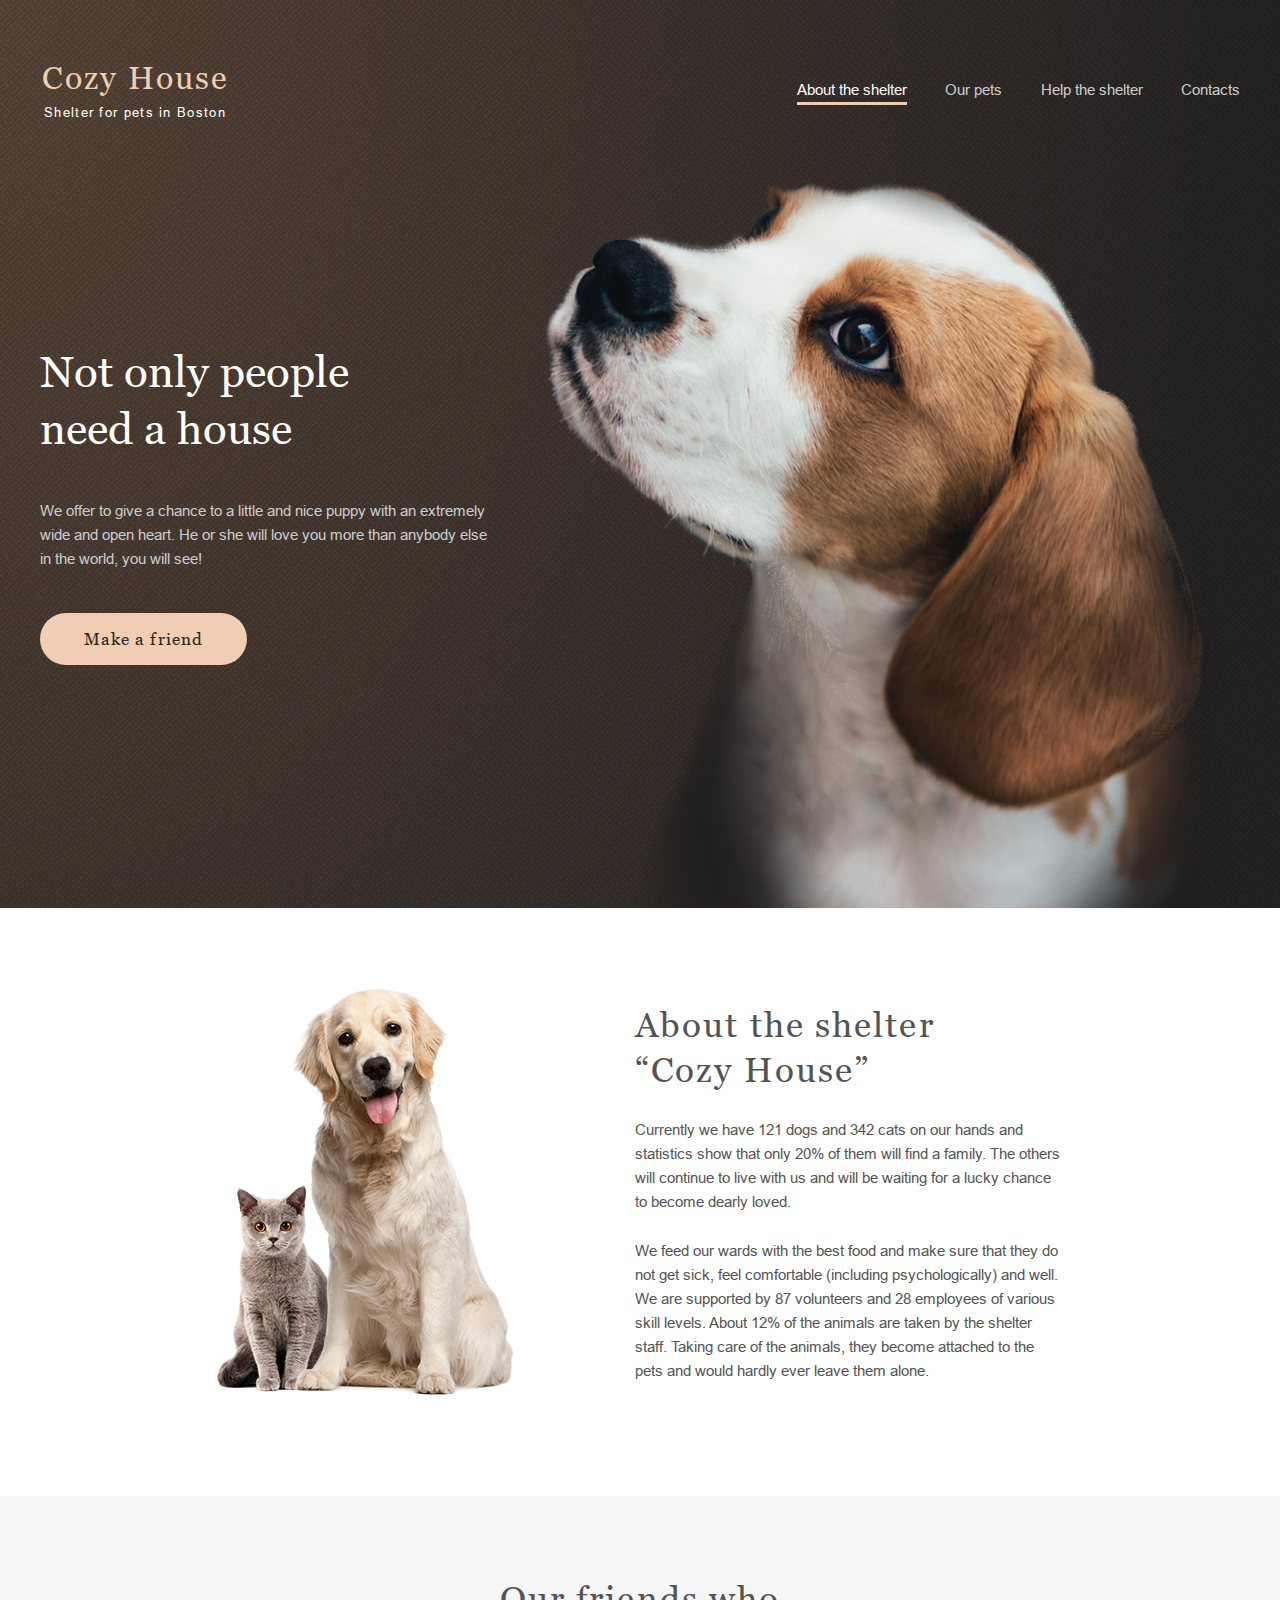
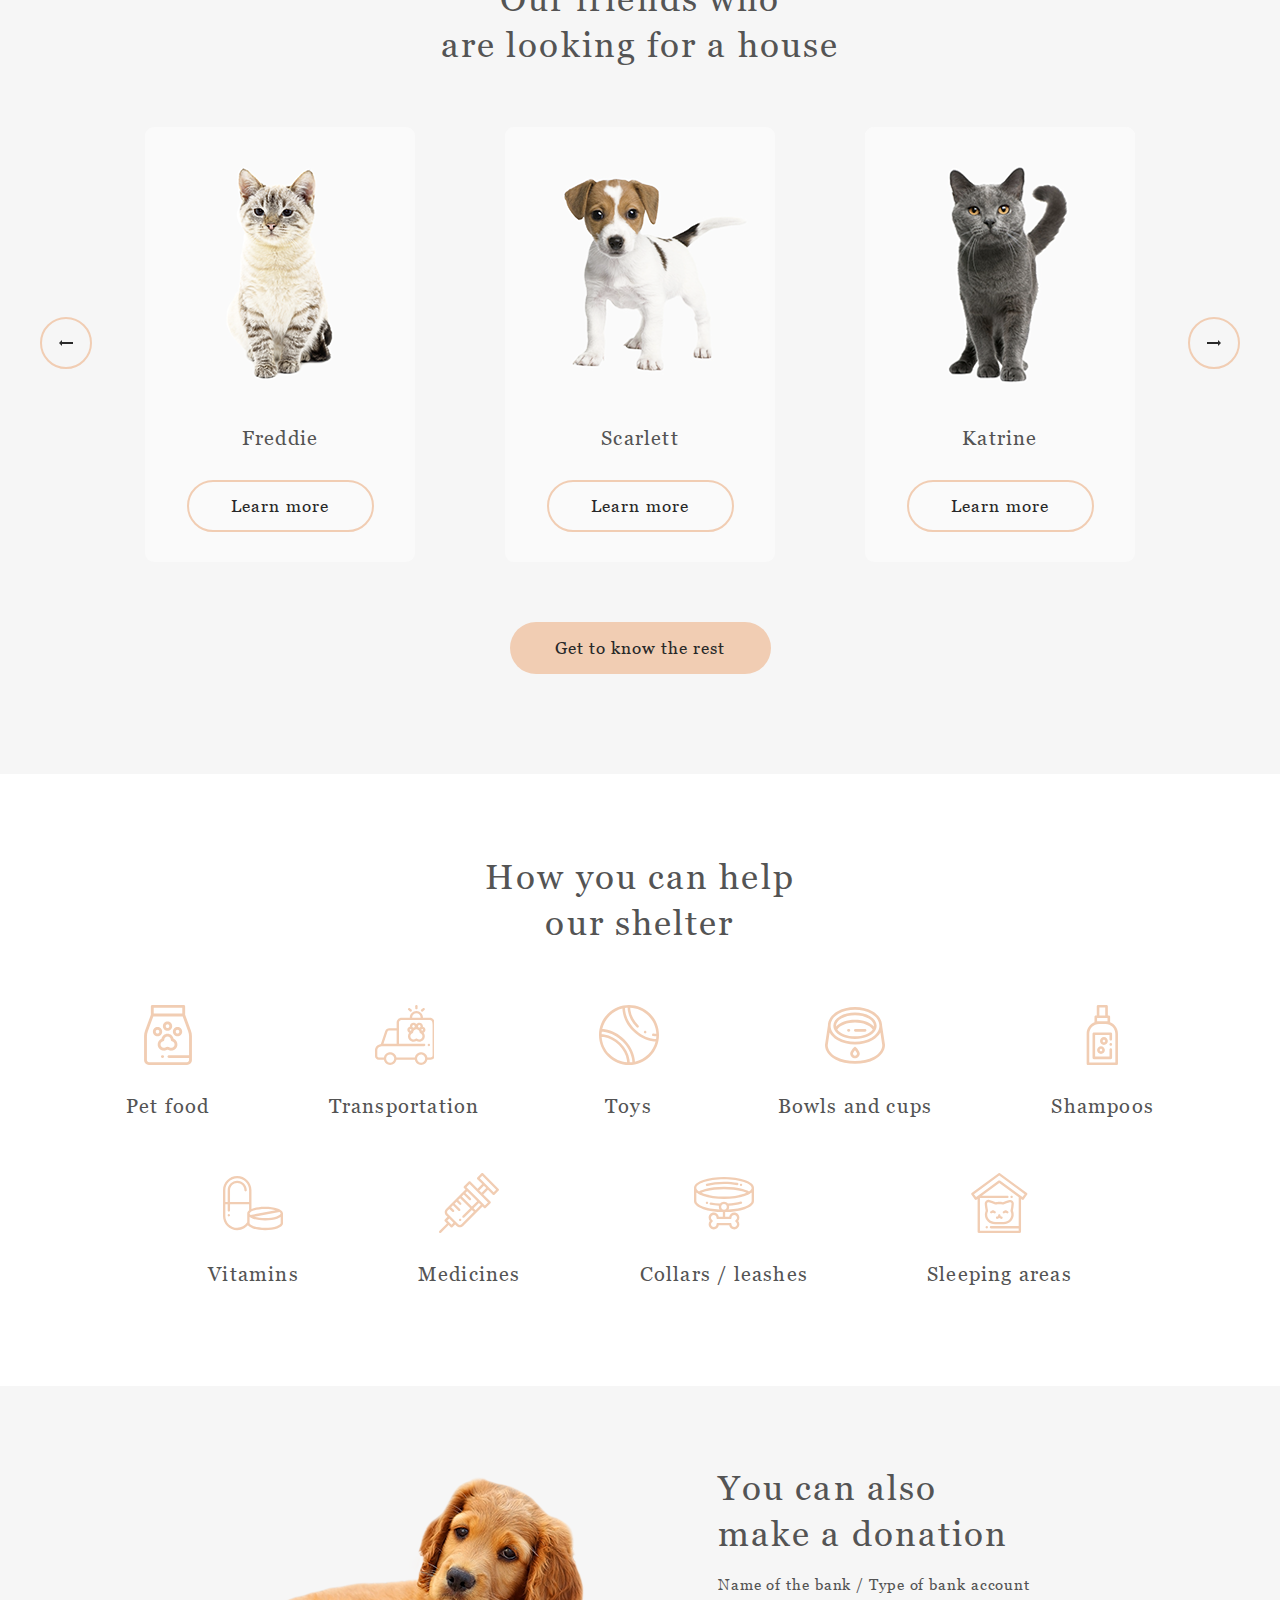
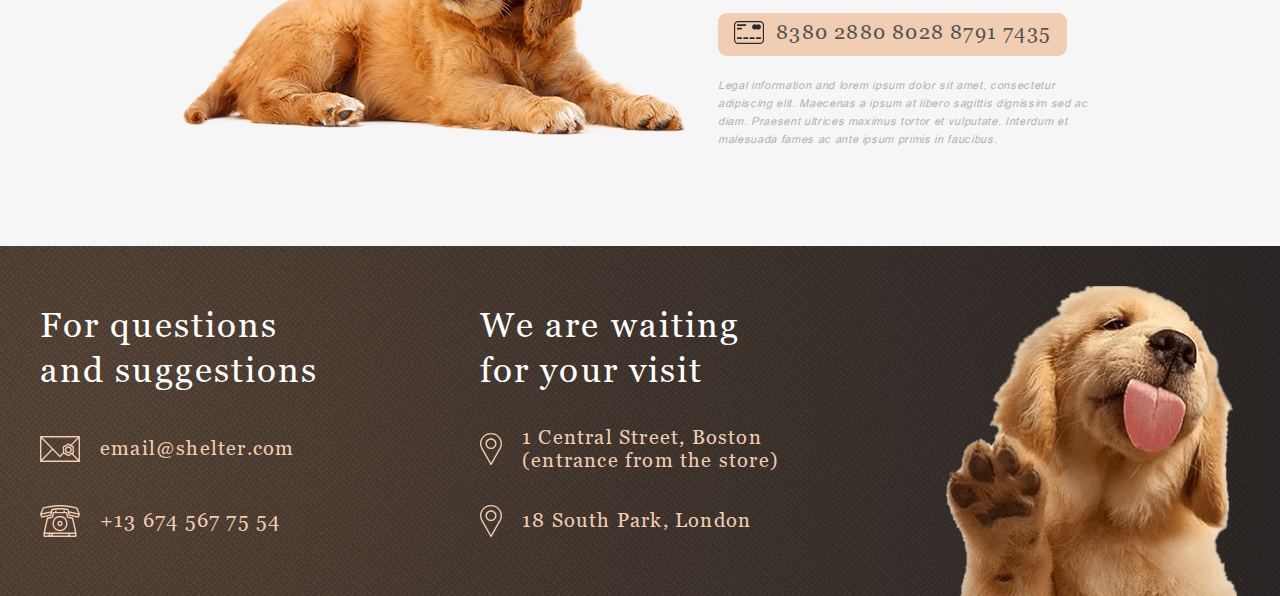
<file: index.html>
<!DOCTYPE html>
<html lang="en">
  <head>
    <meta charset="UTF-8" />
    <meta http-equiv="X-UA-Compatible" content="IE=edge" />
    <meta name="viewport" content="width=device-width, initial-scale=1.0" />
    <link rel="stylesheet" href="./css/main.css" />
    <link rel="icon" href="./assets/icons/favicon.ico" />
    <title>Cozy House Shelter for pets in Boston</title>
  </head>
  <body>
    <main>
      <section class="start-screen">
        <div class="wrapper">
          <header class="header">
            <div class="header__wrapper">
              <div class="logo">
                <a href="#"><h1>Cozy House</h1></a>
                <p>Shelter for pets in Boston</p>
              </div>
              <div class="blackout"></div>
              <nav class="header__navigation">
                <div class="logo-burger">
                  <a href="#">Cozy House</a>
                  <p>Shelter for pets in Boston</p>
                </div>
                <ul class="navigation">
                  <li class="nav-item">
                    <a href="#" class="nav-link nav-link_active"
                      >About the shelter</a
                    >
                  </li>
                  <li class="nav-item">
                    <a href="./pages/pets.html" class="nav-link">Our pets</a>
                  </li>
                  <li class="nav-item">
                    <a href="#help" class="nav-link">Help the shelter</a>
                  </li>
                  <li class="nav-item">
                    <a href="#contacts" class="nav-link">Contacts</a>
                  </li>
                </ul>
              </nav>
              <div class="burger-menu">
                <span class="burger-menu__line"></span>
              </div>
            </div>
          </header>

          <div class="start-screen__wrapper">
            <article class="start-screen__content">
              <h2>Not only people need a house</h2>
              <p>
                We offer to give a chance to a little and nice puppy with an
                extremely wide and open heart. He or she will love you more than
                anybody else in the world, you will see!
              </p>
              <div class="start-screen__button">
                <button
                  name="make-a-friend"
                  class="button button_primary"
                  onclick="document.location='#pets'"
                >
                  Make a friend
                </button>
              </div>
            </article>
            <img src="./assets/images/start-screen-puppy.png" alt="puppy" />
          </div>
        </div>
      </section>

      <section class="about" id="about">
        <div class="wrapper about__wrapper">
          <img src="./assets/images/about-pets.png" alt="pets" />
          <article class="about__content">
            <h2>About the shelter “Cozy House”</h2>
            <p>
              Currently we have 121 dogs and 342 cats on our hands and
              statistics show that only 20% of them will find a family. The
              others will continue to live with us and will be waiting for a
              lucky chance to become dearly loved.
            </p>
            <p>
              We feed our wards with the best food and make sure that they do
              not get sick, feel comfortable (including psychologically) and
              well. We are supported by 87 volunteers and 28 employees of
              various skill levels. About 12% of the animals are taken by the
              shelter staff. Taking care of the animals, they become attached to
              the pets and would hardly ever leave them alone.
            </p>
          </article>
        </div>
      </section>

      <section class="pets" id="pets">
        <div class="wrapper pets__wrapper">
          <article class="pets__content">
            <h2>Our friends who<br />are looking for a house</h2>

            <section class="slider">
              <div class="slider__button">
                <button
                  name="arrowLeft"
                  class="button button_arrow button_left"
                >
                  <img src="./assets/images/arrow-left.png" alt="arrow left" />
                </button>
              </div>

              <div class="carousel_wrapper">
                <div class="carousel">
                  <div class="carousel__item item_left"></div>
                  <div class="carousel__item item_active"></div>
                  <div class="carousel__item item_right"></div>
                </div>
              </div>

              <div class="slider__button">
                <button
                  name="arrowRight"
                  class="button button_arrow button_right"
                >
                  <img
                    src="./assets/images/arrow-right.png"
                    alt="arrow right"
                  />
                </button>
              </div>
            </section>

            <div class="pets__button">
              <button
                name="get-to-know"
                class="button button_primary"
                onclick="document.location='./pages/pets.html'"
              >
                Get to know the rest
              </button>
            </div>
          </article>
        </div>
      </section>

      <section class="help" id="help">
        <div class="wrapper help__wrapper">
          <article class="help__content">
            <h2>How you can help our shelter</h2>
            <div class="flex-list">
              <div class="flex-list__list-item">
                <span class="icon-help icon-pet-food"></span>
                <p>Pet food</p>
              </div>
              <div class="flex-list__list-item">
                <span class="icon-help icon-transportation"></span>
                <p>Transportation</p>
              </div>
              <div class="flex-list__list-item">
                <span class="icon-help icon-toys"></span>
                <p>Toys</p>
              </div>
              <div class="flex-list__list-item">
                <span class="icon-help icon-bowls-and-cups"></span>
                <p>Bowls and cups</p>
              </div>
              <div class="flex-list__list-item">
                <span class="icon-help icon-shampoos"></span>
                <p>Shampoos</p>
              </div>
              <div class="flex-list__list-item">
                <span class="icon-help icon-vitamins"></span>
                <p>Vitamins</p>
              </div>
              <div class="flex-list__list-item">
                <span class="icon-help icon-medicines"></span>
                <p>Medicines</p>
              </div>
              <div class="flex-list__list-item">
                <span class="icon-help icon-collars-leashes"></span>
                <p>Collars / leashes</p>
              </div>
              <div class="flex-list__list-item">
                <span class="icon-help icon-sleeping-area"></span>
                <p>Sleeping areas</p>
              </div>
            </div>
          </article>
        </div>
      </section>

      <section class="donation" id="donation">
        <div class="wrapper donation__wrapper">
          <img src="./assets/images/donation-dog.png" alt="pets" />
          <article class="donation__content">
            <h2>You can also make a donation</h2>
            <p>Name of the bank / Type of bank account</p>
            <a href="javascript: undefined" class="link-button"
              ><span class="icon icon-card"></span>8380 2880 8028 8791 7435</a
            >
            <p class="legal">
              Legal information and lorem ipsum dolor sit amet, consectetur
              adipiscing elit. Maecenas a ipsum at libero sagittis dignissim sed
              ac diam. Praesent ultrices maximus tortor et vulputate. Interdum
              et malesuada fames ac ante ipsum primis in faucibus.
            </p>
          </article>
        </div>
      </section>
    </main>

    <footer class="footer" id="contacts">
      <div class="wrapper footer__wrapper">
        <article class="footer__content">
          <div class="contacts">
            <h2>For questions and suggestions</h2>
            <a href="mailto:email@shelter.com" class="contacts__link"
              ><span class="icon icon-mail"></span>email@shelter.com</a
            >
            <a href="tel:+136745677554" class="contacts__link"
              ><span class="icon icon-phone"></span>+13 674 567 75 54</a
            >
          </div>

          <div class="locations">
            <h2>We are waiting for your visit</h2>
            <a
              href="https://goo.gl/maps/PQgWae6KPguBFwW59"
              target="_blank"
              class="locations__link"
              ><span class="icon icon-pin"></span>1 Central Street, Boston<br />(entrance
              from the store)</a
            >
            <a
              href="https://goo.gl/maps/jWywFiTu762ftnNn8"
              target="_blank"
              class="locations__link"
              ><span class="icon icon-pin"></span>18 South Park, London</a
            >
          </div>
        </article>

        <img src="./assets/images/footer-puppy.png" alt="puppy" />
      </div>
    </footer>
  </body>
  <script src="./scripts/main.js"></script>
</html>
</file>
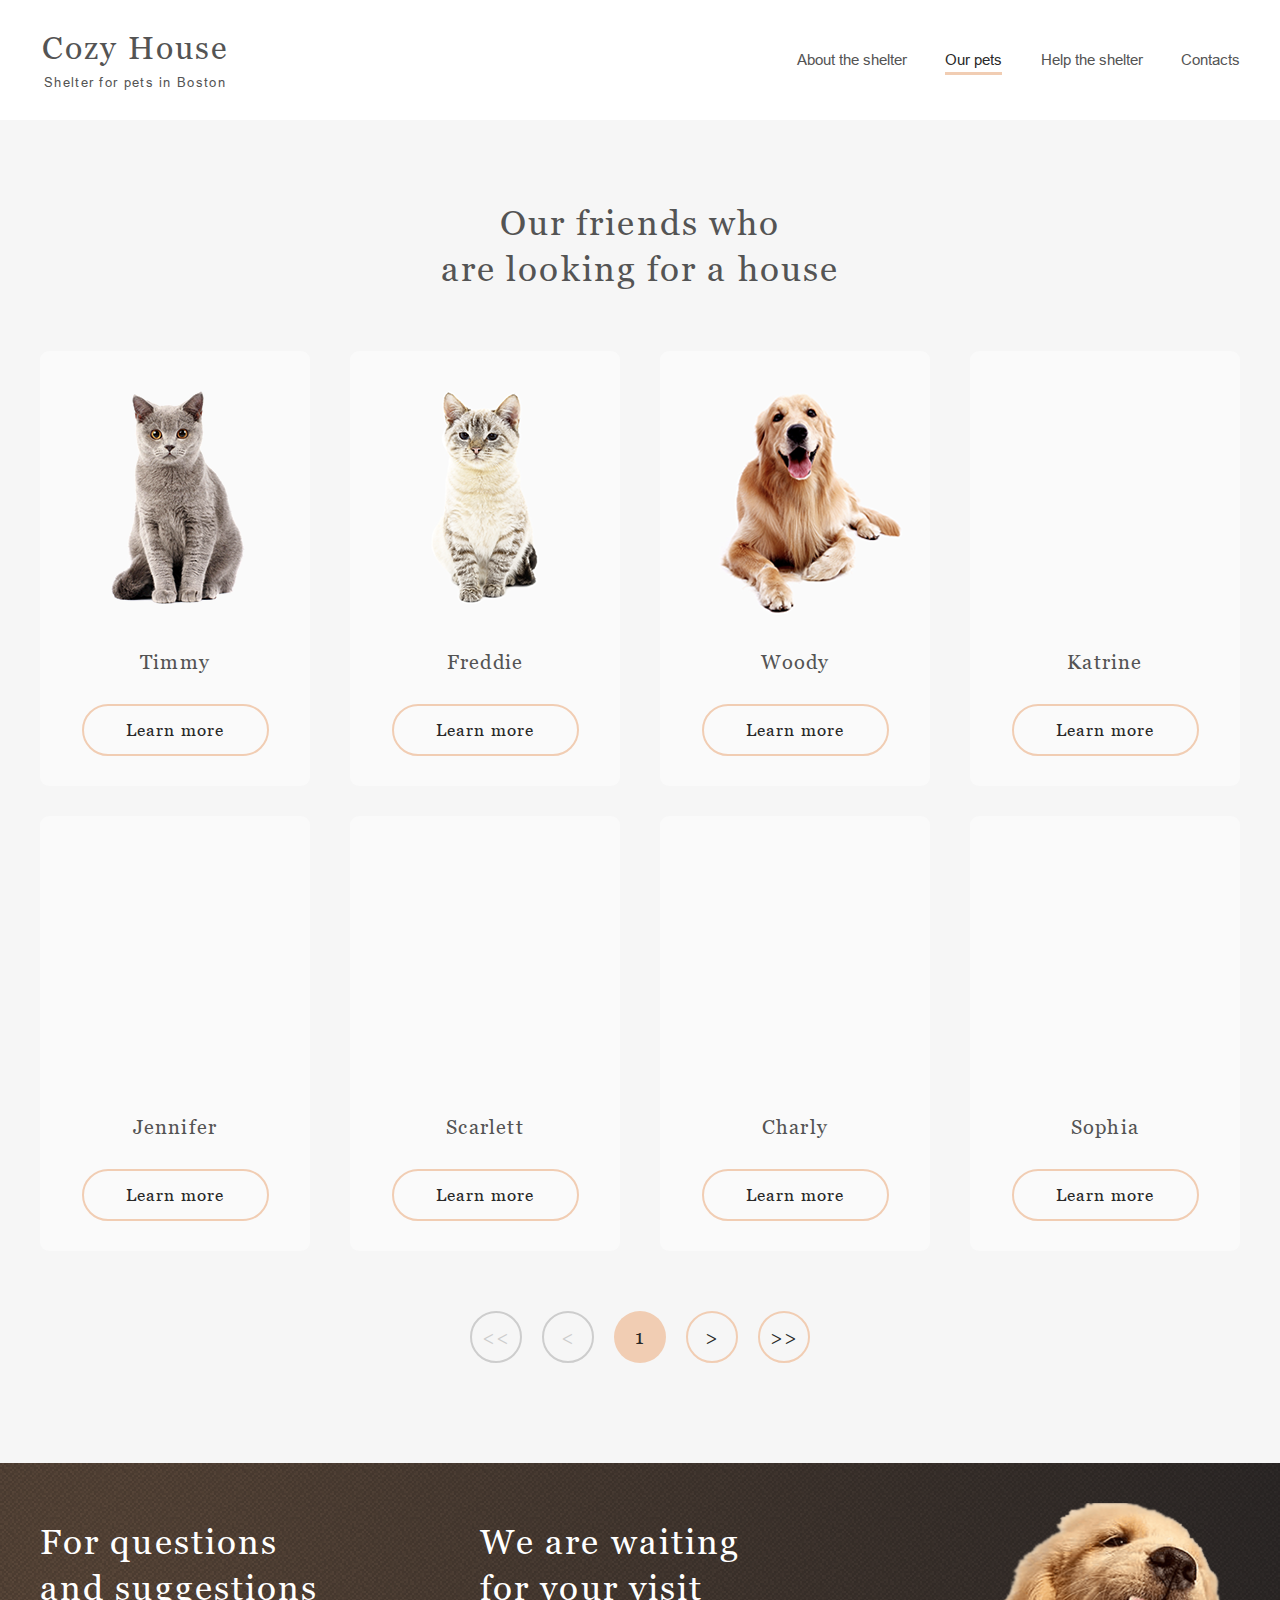
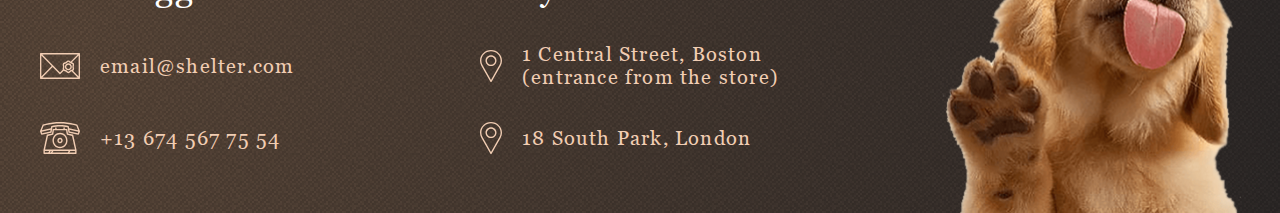
<file: pages/pets.html>
<!DOCTYPE html>
<html lang="en">
<head>
    <meta charset="UTF-8">
    <meta http-equiv="X-UA-Compatible" content="IE=edge">
    <meta name="viewport" content="width=device-width, initial-scale=1.0">
    <link rel="stylesheet" href="../css/main.css">
    <link rel="icon" href="../assets/icons/favicon.ico">
    <title>Cozy House Our friends who are looking for a house</title>
</head>
<body>
    <section  class="pets-page-header">
        <div class="wrapper">
            <header class="header">
                <div class="header__wrapper">
                    <div class="logo">
                        <a href="../index.html"><h1>Cozy House</h1></a>
                        <p>Shelter for pets in Boston</p>
                    </div>
                    <div class="blackout">
                    </div>
                    <nav class="header__navigation">
                        <div class="logo-burger"> 
                            <a href="../index.html"><h1>Cozy House</h1></a>
                            <p>Shelter for pets in Boston</p>
                        </div>
                        <ul class="navigation">
                            <li class="nav-item"><a href="../index.html" class="nav-link">About the shelter</a></li> 
                            <li class="nav-item"><a data-goto=".pets-page-main" href="" class="nav-link nav-link_active">Our pets</a></li>
                            <li class="nav-item"><a href="../index.html#help" class="nav-link">Help the shelter</a></li>
                            <li class="nav-item"><a data-goto=".contacts" href="" class="nav-link">Contacts</a></li>
                        </ul>
                    </nav>
                    <div class="burger-menu">
                        <span class="burger-menu__line"></span>
                    </div>
                </div>
            </header>
        </div>
    </section>

    <main class="pets-page-main">
        <div class="wrapper pets__wrapper">
            <div class="pets__content">
                <h2>Our friends who<br>are looking for a house</h2>

                <section class="pages">
                    <div class="page_wrapper">
                        <div class="page">
                            <div class="page__item item_active">
                                <!-- <article class="pets-card">
                                    <img src="../assets/images/pets/katrine.png" alt="cat katrine" class="pets-card__img">
                                    <p>Katrine</p>
                                    <div class="pets-card__button">
                                        <button name="learn-more01" class="button button_secondary">Learn more</button>
                                    </div>
                                </article> -->
                            </div>
                        </div>
                    </div>

                    <nav class="nav-panel">
                        <button name="top" class="button button_arrow button_top">&lt;&lt;</button>
                        <button name="left" class="button button_arrow button_left">&lt;</button>
                        <button name="currentPage" class="button button_arrow-active">1</button>
                        <button name="right" class="button button_arrow button_right">></button>
                        <button name="end" class="button button_arrow button_end">>></button>
                    </nav>

                </section>
            </div>
        </div>
    </main>

    <footer class="pets-page-footer" id="contacts">
        <div class="wrapper footer__wrapper">
            <article class="footer__content">
                <div class="contacts">
                    <h2>For questions and suggestions</h2>
                    <a href="mailto:email@shelter.com" class="contacts__link"><span class="icon icon-mail"></span>email@shelter.com</a>
                    <a href="tel:+136745677554" class="contacts__link"><span class="icon icon-phone"></span>+13 674 567 75 54</a>
                </div>

                <div class="locations">
                    <h2>We are waiting for your visit</h2>
                    <a href="https://goo.gl/maps/PQgWae6KPguBFwW59" target="_blank" class="locations__link"><span class="icon icon-pin"></span>1 Central Street, Boston<br>(entrance from the store)</a>
                    <a href="https://goo.gl/maps/jWywFiTu762ftnNn8" target="_blank" class="locations__link"><span class="icon icon-pin"></span>18 South Park, London</a>
                </div>
            </article>
            
            <img src="../assets/images/footer-puppy.png" alt="puppy">
        </div>
    </footer>

</body>
<script src="../scripts/main.js"></script>
</html>
</file>
<file: css/main.css>
.header__navigation .nav-link,
.header__navigation .nav-link_active, .burger-menu .burger-menu__line, .burger-menu .burger-menu__line::before, .burger-menu .burger-menu__line::after, .button, .link-button, .pets-card {
  -webkit-transition: all 0.3s ease-out;
  transition: all 0.3s ease-out;
}

*,
*::before,
*::after {
  -webkit-box-sizing: border-box;
          box-sizing: border-box;
}

ul[class],
ol[class] {
  padding: 0;
}

body,
h1,
h2,
h3,
h4,
p,
ul[class],
ol[class],
li,
figure,
figcaption,
blockquote,
dl,
dd {
  margin: 0;
}

body {
  min-height: 100vh;
  text-rendering: optimizeSpeed;
  line-height: 1.5;
}

ul[class],
ol[class] {
  list-style: none;
}

a:not([class]) {
  text-decoration-skip-ink: auto;
}

img {
  max-width: 100%;
  display: block;
}

input,
button,
textarea,
select {
  font: inherit;
}

@media (prefers-reduced-motion: reduce) {
  * {
    -webkit-animation-duration: 0.01ms !important;
            animation-duration: 0.01ms !important;
    -webkit-animation-iteration-count: 1 !important;
            animation-iteration-count: 1 !important;
    -webkit-transition-duration: 0.01ms !important;
            transition-duration: 0.01ms !important;
    scroll-behavior: auto !important;
  }
}

@font-face {
  font-family: "Arial";
  src: url("../assets/fonts/arial/arial-regular.ttf");
}

@font-face {
  font-family: "Georgia";
  src: url("../assets/fonts/georgia/georgia-regular.ttf");
}

body {
  font-family: "Arial", sans-serif;
  font-style: normal;
  font-weight: 400;
}

html {
  scroll-behavior: smooth;
}

.wrapper {
  margin: 0 auto;
}

@media (min-width: 1279.9px) {
  .wrapper {
    max-width: 1200px;
  }
}

@media (min-width: 767.9px) and (max-width: 1279.9px) {
  .wrapper {
    max-width: 708px;
  }
}

@media (max-width: 767.9px) {
  .wrapper {
    padding: 0 10px;
  }
}

@media (min-width: 1279.9px) {
  header {
    padding-top: 60px;
  }
}

@media (min-width: 767.9px) and (max-width: 1279.9px) {
  header {
    padding-top: 30px;
  }
}

@media (max-width: 767.9px) {
  header {
    width: 100%;
    padding-top: 30px;
  }
}

.header__wrapper {
  display: -webkit-box;
  display: -ms-flexbox;
  display: flex;
  -webkit-box-orient: horizontal;
  -webkit-box-direction: normal;
      -ms-flex-direction: row;
          flex-direction: row;
  -webkit-box-pack: justify;
      -ms-flex-pack: justify;
          justify-content: space-between;
  -webkit-box-align: center;
      -ms-flex-align: center;
          align-items: center;
}

.logo {
  width: 190px;
  height: 60px;
  display: -webkit-box;
  display: -ms-flexbox;
  display: flex;
  -webkit-box-orient: vertical;
  -webkit-box-direction: normal;
      -ms-flex-direction: column;
          flex-direction: column;
  -webkit-box-pack: justify;
      -ms-flex-pack: justify;
          justify-content: space-between;
  -webkit-box-align: center;
      -ms-flex-align: center;
          align-items: center;
}

.logo a,
.logo h1 {
  font-family: "Georgia";
  font-style: normal;
  font-weight: 400;
  font-size: 32px;
  line-height: 110%;
  letter-spacing: 0.06em;
  text-decoration: none;
  color: #f1cdb3;
}

.logo p {
  font-family: "Arial";
  font-style: normal;
  font-weight: 400;
  font-size: 13px;
  line-height: 15px;
  letter-spacing: 0.1em;
  text-decoration: none;
  color: #ffffff;
}

.header__navigation {
  width: 443px;
}

.header__navigation .logo-burger {
  display: none;
}

.header__navigation .navigation {
  list-style: none;
  display: -webkit-box;
  display: -ms-flexbox;
  display: flex;
  -webkit-box-orient: horizontal;
  -webkit-box-direction: normal;
      -ms-flex-direction: row;
          flex-direction: row;
  -webkit-box-pack: justify;
      -ms-flex-pack: justify;
          justify-content: space-between;
  -webkit-box-align: center;
      -ms-flex-align: center;
          align-items: center;
  font-family: "Arial";
  font-style: normal;
  font-weight: 400;
  font-size: 15px;
  line-height: 160%;
  color: #cdcdcd;
}

.header__navigation .nav-link,
.header__navigation .nav-link_active {
  text-decoration: none;
  color: #cdcdcd;
}

.header__navigation .nav-link_active,
.header__navigation .nav-link:hover {
  color: #fafafa;
}

.header__navigation .nav-link_active {
  border-bottom: 3px solid #f1cdb3;
  padding-bottom: 4px;
}

.pets-page-header header {
  padding: 30px 0;
}

.pets-page-header header a,
.pets-page-header header h1,
.pets-page-header header p,
.pets-page-header header .nav-link,
.pets-page-header header .nav-link_active {
  color: #545454;
}

.pets-page-header header .nav-link_active,
.pets-page-header header .nav-link:hover {
  color: #292929;
}

.burger-menu .burger-menu__line, .burger-menu .burger-menu__line::before, .burger-menu .burger-menu__line::after {
  content: "";
  position: absolute;
  display: inline-block;
  width: 100%;
  height: 2px;
}

.burger-menu {
  display: none;
  position: relative;
  width: 30px;
  height: 22px;
  cursor: pointer;
  margin-right: 43px;
  z-index: 10;
}

@media (max-width: 767.9px) {
  .burger-menu {
    display: block;
  }
}

.burger-menu_active .burger-menu__line {
  -webkit-transform: rotate(90deg);
          transform: rotate(90deg);
}

.burger-menu .burger-menu__line {
  background-color: #f1cdb3;
  left: 0;
  top: 10px;
}

.burger-menu .burger-menu__line::before {
  background-color: #f1cdb3;
  left: 0;
  top: -10px;
}

.burger-menu .burger-menu__line::after {
  background-color: #f1cdb3;
  left: 0;
  top: 10px;
}

.pets-page-header .burger-menu .burger-menu__line,
.pets-page-header .burger-menu .burger-menu__line::before,
.pets-page-header .burger-menu .burger-menu__line::after {
  background-color: #292929;
}

.blackout {
  position: fixed;
  width: 100%;
  height: 0%;
  top: 0;
  right: 0;
  z-index: 5;
  cursor: pointer;
  background: rgba(41, 41, 41, 0.6);
  opacity: 0;
  -webkit-transition: opacity 0.5s ease-out;
  transition: opacity 0.5s ease-out;
}

.blackout_active {
  height: 100%;
  opacity: 1;
}

@media (max-width: 767.9px) {
  .header__navigation {
    position: fixed;
    width: 320px;
    height: 100%;
    top: 0;
    right: -999px;
    padding: 30px;
    z-index: 10;
    overflow: auto;
    background: #292929;
    -webkit-transition: all 0.3s ease-out;
    transition: all 0.3s ease-out;
  }
  .header__navigation_active {
    right: 0;
  }
  .header__navigation .logo-burger {
    display: block;
    width: 190px;
    height: 60px;
    display: -webkit-box;
    display: -ms-flexbox;
    display: flex;
    -webkit-box-orient: vertical;
    -webkit-box-direction: normal;
        -ms-flex-direction: column;
            flex-direction: column;
    -webkit-box-pack: justify;
        -ms-flex-pack: justify;
            justify-content: space-between;
    -webkit-box-align: center;
        -ms-flex-align: center;
            align-items: center;
  }
  .header__navigation .logo-burger a,
  .header__navigation .logo-burger h1 {
    font-family: "Georgia";
    font-style: normal;
    font-weight: 400;
    font-size: 32px;
    line-height: 110%;
    letter-spacing: 0.06em;
    text-decoration: none;
    color: #f1cdb3;
  }
  .header__navigation .logo-burger p {
    font-family: "Arial";
    font-style: normal;
    font-weight: 400;
    font-size: 13px;
    line-height: 15px;
    letter-spacing: 0.1em;
    text-decoration: none;
    color: #ffffff;
  }
  .header__navigation .navigation {
    position: relative;
    top: 50%;
    left: 0;
    -webkit-transform: translate(0, calc(-50% - 60px));
            transform: translate(0, calc(-50% - 60px));
    display: -webkit-box;
    display: -ms-flexbox;
    display: flex;
    -webkit-box-orient: vertical;
    -webkit-box-direction: normal;
        -ms-flex-direction: column;
            flex-direction: column;
    -webkit-box-pack: justify;
        -ms-flex-pack: justify;
            justify-content: space-between;
    -webkit-box-align: center;
        -ms-flex-align: center;
            align-items: center;
    gap: 40px;
    font-family: "Arial";
    font-style: normal;
    font-weight: 400;
    font-size: 32px;
    line-height: 160%;
    color: #cdcdcd;
  }
  .pets-page-header .header__navigation {
    background: #ffffff;
  }
  .pets-page-header .header__navigation .logo-burger a,
  .pets-page-header .header__navigation .logo-burger h1 {
    font-family: "Georgia";
    font-style: normal;
    font-weight: 400;
    font-size: 32px;
    line-height: 110%;
    letter-spacing: 0.06em;
    text-decoration: none;
    color: #545454;
  }
  .pets-page-header .header__navigation .logo-burger p {
    font-family: "Arial";
    font-style: normal;
    font-weight: 400;
    font-size: 13px;
    line-height: 15px;
    letter-spacing: 0.1em;
    text-decoration: none;
    color: #545454;
  }
}

footer {
  background-image: url("../assets/images/footer-background.jpg");
  background: url("../assets/images/noise_transparent@2x.png"), radial-gradient(110.67% 538.64% at 5.73% 50%, #5b483a 0%, #262425 100%), #211f20;
}

footer .footer__wrapper {
  display: -webkit-box;
  display: -ms-flexbox;
  display: flex;
  -webkit-box-orient: horizontal;
  -webkit-box-direction: normal;
      -ms-flex-direction: row;
          flex-direction: row;
  -webkit-box-pack: justify;
      -ms-flex-pack: justify;
          justify-content: space-between;
  -webkit-box-align: start;
      -ms-flex-align: start;
          align-items: flex-start;
  gap: 160px;
  padding-top: 40px;
}

@media (min-width: 767.9px) and (max-width: 1279.9px) {
  footer .footer__wrapper {
    display: -webkit-box;
    display: -ms-flexbox;
    display: flex;
    -webkit-box-orient: vertical;
    -webkit-box-direction: normal;
        -ms-flex-direction: column;
            flex-direction: column;
    -webkit-box-pack: justify;
        -ms-flex-pack: justify;
            justify-content: space-between;
    -webkit-box-align: center;
        -ms-flex-align: center;
            align-items: center;
    gap: 65px;
    padding: 30px 64px 0 64px;
  }
}

@media (max-width: 767.9px) {
  footer .footer__wrapper {
    display: -webkit-box;
    display: -ms-flexbox;
    display: flex;
    -webkit-box-orient: vertical;
    -webkit-box-direction: normal;
        -ms-flex-direction: column;
            flex-direction: column;
    -webkit-box-pack: justify;
        -ms-flex-pack: justify;
            justify-content: space-between;
    -webkit-box-align: center;
        -ms-flex-align: center;
            align-items: center;
    gap: 40px;
    padding-top: 30px;
  }
}

@media (min-width: 1279.9px) {
  footer .footer__content {
    display: -webkit-box;
    display: -ms-flexbox;
    display: flex;
    -webkit-box-orient: horizontal;
    -webkit-box-direction: normal;
        -ms-flex-direction: row;
            flex-direction: row;
    -webkit-box-pack: justify;
        -ms-flex-pack: justify;
            justify-content: space-between;
    -webkit-box-align: start;
        -ms-flex-align: start;
            align-items: flex-start;
    gap: 160px;
  }
}

@media (min-width: 767.9px) and (max-width: 1279.9px) {
  footer .footer__content {
    display: -webkit-box;
    display: -ms-flexbox;
    display: flex;
    -webkit-box-orient: horizontal;
    -webkit-box-direction: normal;
        -ms-flex-direction: row;
            flex-direction: row;
    -webkit-box-pack: center;
        -ms-flex-pack: center;
            justify-content: center;
    -webkit-box-align: center;
        -ms-flex-align: center;
            align-items: center;
    gap: 60px;
  }
}

@media (max-width: 767.9px) {
  footer .footer__content {
    display: -webkit-box;
    display: -ms-flexbox;
    display: flex;
    -webkit-box-orient: vertical;
    -webkit-box-direction: normal;
        -ms-flex-direction: column;
            flex-direction: column;
    -webkit-box-pack: justify;
        -ms-flex-pack: justify;
            justify-content: space-between;
    -webkit-box-align: center;
        -ms-flex-align: center;
            align-items: center;
    gap: 40px;
  }
}

@media (min-width: 1279.9px) {
  footer .footer__content .contacts {
    display: -webkit-box;
    display: -ms-flexbox;
    display: flex;
    -webkit-box-orient: vertical;
    -webkit-box-direction: normal;
        -ms-flex-direction: column;
            flex-direction: column;
    -webkit-box-pack: justify;
        -ms-flex-pack: justify;
            justify-content: space-between;
    -webkit-box-align: start;
        -ms-flex-align: start;
            align-items: flex-start;
    width: 280px;
    margin-top: 16px;
    gap: 43px;
  }
}

@media (min-width: 767.9px) and (max-width: 1279.9px) {
  footer .footer__content .contacts {
    display: -webkit-box;
    display: -ms-flexbox;
    display: flex;
    -webkit-box-orient: vertical;
    -webkit-box-direction: normal;
        -ms-flex-direction: column;
            flex-direction: column;
    -webkit-box-pack: justify;
        -ms-flex-pack: justify;
            justify-content: space-between;
    -webkit-box-align: start;
        -ms-flex-align: start;
            align-items: flex-start;
    width: 280px;
    gap: 43px;
  }
}

@media (max-width: 767.9px) {
  footer .footer__content .contacts {
    display: -webkit-box;
    display: -ms-flexbox;
    display: flex;
    -webkit-box-orient: vertical;
    -webkit-box-direction: normal;
        -ms-flex-direction: column;
            flex-direction: column;
    -webkit-box-pack: justify;
        -ms-flex-pack: justify;
            justify-content: space-between;
    -webkit-box-align: center;
        -ms-flex-align: center;
            align-items: center;
    width: 280px;
    gap: 43px;
  }
}

@media (min-width: 1279.9px) {
  footer .footer__content .locations {
    display: -webkit-box;
    display: -ms-flexbox;
    display: flex;
    -webkit-box-orient: vertical;
    -webkit-box-direction: normal;
        -ms-flex-direction: column;
            flex-direction: column;
    -webkit-box-pack: justify;
        -ms-flex-pack: justify;
            justify-content: space-between;
    -webkit-box-align: start;
        -ms-flex-align: start;
            align-items: flex-start;
    width: 302px;
    margin-top: 16px;
    gap: 33px;
  }
}

@media (min-width: 767.9px) and (max-width: 1279.9px) {
  footer .footer__content .locations {
    display: -webkit-box;
    display: -ms-flexbox;
    display: flex;
    -webkit-box-orient: vertical;
    -webkit-box-direction: normal;
        -ms-flex-direction: column;
            flex-direction: column;
    -webkit-box-pack: justify;
        -ms-flex-pack: justify;
            justify-content: space-between;
    -webkit-box-align: start;
        -ms-flex-align: start;
            align-items: flex-start;
    width: 302px;
    gap: 33px;
  }
}

@media (max-width: 767.9px) {
  footer .footer__content .locations {
    display: -webkit-box;
    display: -ms-flexbox;
    display: flex;
    -webkit-box-orient: vertical;
    -webkit-box-direction: normal;
        -ms-flex-direction: column;
            flex-direction: column;
    -webkit-box-pack: justify;
        -ms-flex-pack: justify;
            justify-content: space-between;
    -webkit-box-align: start;
        -ms-flex-align: start;
            align-items: flex-start;
    width: 302px;
    gap: 39px;
  }
}

footer .footer__content h2 {
  font-family: "Georgia";
  font-style: normal;
  font-weight: 400;
  font-size: 35px;
  line-height: 130%;
  letter-spacing: 0.06em;
  color: #ffffff;
}

@media (max-width: 767.9px) {
  footer .footer__content h2 {
    font-family: "Georgia";
    font-style: normal;
    font-weight: 400;
    font-size: 25px;
    line-height: 130%;
    letter-spacing: 0.06em;
    color: #ffffff;
    text-align: center;
    max-width: 260px;
    margin: auto;
  }
}

footer .footer__content .contacts__link,
footer .footer__content .locations__link {
  font-family: "Georgia";
  font-style: normal;
  font-weight: 400;
  font-size: 20px;
  line-height: 115%;
  letter-spacing: 0.06em;
  color: #f1cdb3;
  text-align: left;
  text-decoration: none;
  display: -webkit-box;
  display: -ms-flexbox;
  display: flex;
  -webkit-box-align: center;
      -ms-flex-align: center;
          align-items: center;
}

footer .footer__content span {
  margin-right: 20px;
}

@media (min-width: 1279.9px) {
  footer img {
    width: 300px;
    height: 310px;
  }
}

@media (min-width: 767.9px) and (max-width: 1279.9px) {
  footer img {
    width: 300px;
    height: 310px;
    margin-bottom: 0;
  }
}

@media (max-width: 767.9px) {
  footer img {
    width: 260px;
    height: 269px;
  }
}

.icon {
  display: inline-block;
  cursor: pointer;
}

.icon-card {
  width: 30px;
  height: 23px;
  background-image: url("../assets/icons/icon-credit-card.svg");
}

.icon-close {
  width: 12px;
  height: 12px;
  background-image: url("../assets/icons/icon-close.svg");
}

.icon-mail {
  width: 40px;
  height: 26px;
  background-image: url("../assets/icons/icon-mail.svg");
}

.icon-phone {
  width: 40px;
  height: 32px;
  background-image: url("../assets/icons/icon-phone.svg");
}

.icon-pin {
  width: 22px;
  height: 32px;
  background-image: url("../assets/icons/icon-pin.svg");
}

.icon-help {
  width: 60px;
  height: 60px;
  display: inline-block;
  background-repeat: no-repeat;
}

@media (max-width: 767.9px) {
  .icon-help {
    background-size: 50px 50px;
    margin-left: 5px;
  }
}

.icon-pet-food {
  background-image: url("../assets/icons/icon-pet-food.svg");
}

.icon-transportation {
  background-image: url("../assets/icons/icon-transportation.svg");
}

.icon-toys {
  background-image: url("../assets/icons/icon-toys.svg");
}

.icon-bowls-and-cups {
  background-image: url("../assets/icons/icon-bowls-and-cups.svg");
}

.icon-shampoos {
  background-image: url("../assets/icons/icon-shampoos.svg");
}

.icon-vitamins {
  background-image: url("../assets/icons/icon-vitamins.svg");
}

.icon-medicines {
  background-image: url("../assets/icons/icon-medicines.svg");
}

.icon-collars-leashes {
  background-image: url("../assets/icons/icon-collars-leashes.svg");
}

.icon-sleeping-area {
  background-image: url("../assets/icons/icon-sleeping-area.svg");
}

.button {
  font-family: "Georgia";
  font-style: normal;
  font-weight: 400;
  font-size: 17px;
  line-height: 130%;
  letter-spacing: 0.06em;
  text-decoration: none;
  text-align: center;
  color: #292929;
  border-radius: 100px;
  text-align: center;
}

.button_primary {
  background: #f1cdb3;
  border: none;
}

.start-screen .button_primary {
  width: 207px;
  height: 52px;
}

@media (min-width: 767.9px) and (max-width: 1279.9px) {
  .start-screen .button_primary {
    margin-left: 126px;
  }
}

.pets .button_primary {
  width: 261px;
  height: 52px;
}

.button_primary:hover {
  cursor: pointer;
  background: #fddcc4;
}

.button_secondary {
  background: #fafafa;
  border: 2px solid #f1cdb3;
}

.pets-card .button_secondary {
  width: 187px;
  height: 52px;
}

.button_secondary:hover,
.pets-card:hover .button_secondary {
  cursor: pointer;
  background: #fddcc4;
  border: 2px solid #fddcc4;
}

.button_arrow {
  width: 52px;
  height: 52px;
  font-family: "Georgia";
  font-style: normal;
  font-weight: 400;
  font-size: 20px;
  line-height: 115%;
  letter-spacing: 0.06em;
  color: #292929;
  background: #f6f6f6;
  border: 2px solid #f1cdb3;
}

.button_arrow img {
  display: block;
  margin-left: auto;
  margin-right: auto;
}

@media (max-width: 767.9px) {
  .pets .button_arrow {
    -ms-flex-item-align: end;
        align-self: flex-end;
    margin: 0 30px;
  }
}

.button_arrow:not(:disabled):hover {
  cursor: pointer;
  background: #fddcc4;
  border: 2px solid #fddcc4;
}

.button_arrow:disabled {
  color: #cdcdcd;
  border: 2px solid #cdcdcd;
}

.button_arrow-active {
  width: 52px;
  height: 52px;
  font-family: "Georgia";
  font-style: normal;
  font-weight: 400;
  font-size: 20px;
  line-height: 115%;
  letter-spacing: 0.06em;
  color: #292929;
  background: #f1cdb3;
  border: none;
}

.link-button {
  width: 349px;
  padding: 8px 16px 12px 16px;
  display: -webkit-box;
  display: -ms-flexbox;
  display: flex;
  -webkit-box-orient: horizontal;
  -webkit-box-direction: normal;
      -ms-flex-direction: row;
          flex-direction: row;
  -webkit-box-pack: justify;
      -ms-flex-pack: justify;
          justify-content: space-between;
  -webkit-box-align: center;
      -ms-flex-align: center;
          align-items: center;
  font-family: "Georgia";
  font-style: normal;
  font-weight: 400;
  font-size: 20px;
  line-height: 115%;
  letter-spacing: 0.06em;
  color: #545454;
  text-decoration: none;
  background: #f1cdb3;
  border: none;
  border-radius: 9px;
}

@media (max-width: 767.9px) {
  .link-button {
    width: 280px;
    padding: 10px 16px 10px 16px;
    font-family: "Georgia";
    font-style: normal;
    font-weight: 400;
    font-size: 15px;
    line-height: 110%;
    letter-spacing: 0.06em;
    color: #545454;
  }
}

.link-button:hover {
  cursor: pointer;
  background: #fddcc4;
}

.blackout-modal {
  position: fixed;
  width: 100%;
  height: 100%;
  top: 0;
  right: 0;
  z-index: 5;
  cursor: pointer;
  background: rgba(41, 41, 41, 0.6);
}

.modal__wrapper {
  position: relative;
  top: 50%;
  left: 50%;
  -webkit-transform: translate(calc(-50% + 52px / 2), calc(-50% - 52px / 2));
          transform: translate(calc(-50% + 52px / 2), calc(-50% - 52px / 2));
  text-align: right;
}

@media (min-width: 1279.9px) {
  .modal__wrapper {
    max-width: 952px;
  }
}

@media (min-width: 767.9px) and (max-width: 1279.9px) {
  .modal__wrapper {
    max-width: 682px;
  }
}

@media (max-width: 767.9px) {
  .modal__wrapper {
    max-width: 292px;
  }
}

.modal__button {
  margin-right: 10px;
}

.modal__window {
  cursor: auto;
  position: relative;
  display: -webkit-box;
  display: -ms-flexbox;
  display: flex;
  -webkit-box-orient: horizontal;
  -webkit-box-direction: normal;
      -ms-flex-direction: row;
          flex-direction: row;
  -webkit-box-pack: start;
      -ms-flex-pack: start;
          justify-content: flex-start;
  -webkit-box-align: center;
      -ms-flex-align: center;
          align-items: center;
  background: #fafafa;
  border-radius: 9px;
}

@media (min-width: 1279.9px) {
  .modal__window {
    width: 900px;
    min-height: 500px;
  }
}

@media (min-width: 767.9px) and (max-width: 1279.9px) {
  .modal__window {
    width: 630px;
    min-height: 350px;
  }
}

@media (max-width: 767.9px) {
  .modal__window {
    width: 240px;
    min-height: 341px;
  }
}

.modal__window .button_close {
  position: absolute;
  top: -52px;
  background: #fddcc4;
  border: 2px solid #fddcc4;
}

@media (min-width: 1279.9px) {
  .modal__window .button_close {
    left: 890px;
  }
}

@media (min-width: 767.9px) and (max-width: 1279.9px) {
  .modal__window .button_close {
    left: 620px;
  }
}

@media (max-width: 767.9px) {
  .modal__window .button_close {
    left: 230px;
  }
}

.modal__window:hover .button_close {
  background: transparent;
  border: 2px solid #f1cdb3;
}

.modal__window:hover .button_close:hover {
  background: #fddcc4;
  border: 2px solid #fddcc4;
}

.modal__window img {
  -o-object-fit: cover;
     object-fit: cover;
  border-radius: 9px 0px 0px 9px;
}

@media (min-width: 1279.9px) {
  .modal__window img {
    width: 500px;
    height: 500px;
  }
}

@media (min-width: 767.9px) and (max-width: 1279.9px) {
  .modal__window img {
    width: 350px;
    height: 350px;
  }
}

@media (max-width: 767.9px) {
  .modal__window img {
    width: 0;
    height: 0;
  }
}

.modal__window .content {
  padding: 10px;
  text-align: left;
  display: -webkit-box;
  display: -ms-flexbox;
  display: flex;
  -webkit-box-orient: vertical;
  -webkit-box-direction: normal;
      -ms-flex-direction: column;
          flex-direction: column;
  -webkit-box-pack: justify;
      -ms-flex-pack: justify;
          justify-content: space-between;
  -webkit-box-align: start;
      -ms-flex-align: start;
          align-items: flex-start;
  gap: 10px;
}

@media (min-width: 1279.9px) {
  .modal__window .content {
    padding: 50px 20px;
  }
}

.modal__window .content h3 {
  font-family: "Georgia";
  font-style: normal;
  font-weight: 400;
  font-size: 35px;
  line-height: 130%;
  letter-spacing: 0.06em;
  color: #292929;
}

.modal__window .content h4 {
  font-family: "Georgia";
  font-style: normal;
  font-weight: 400;
  font-size: 20px;
  line-height: 115%;
  letter-spacing: 0.06em;
  color: #292929;
}

.modal__window .content p {
  padding: 10px 0;
  font-family: "Georgia";
  font-style: normal;
  font-weight: 400;
  font-size: 13px;
  line-height: 110%;
  letter-spacing: 0.06em;
  color: #292929;
}

@media (min-width: 1279.9px) {
  .modal__window .content p {
    padding: 30px 0;
    font-family: "Georgia";
    font-style: normal;
    font-weight: 400;
    font-size: 15px;
    line-height: 110%;
    letter-spacing: 0.06em;
    color: #292929;
  }
}

.modal__window .content ul {
  color: #f1cdb3;
  list-style: inside;
  -webkit-padding-start: 0;
          padding-inline-start: 0;
  -webkit-margin-before: 0;
          margin-block-start: 0;
  -webkit-margin-after: 0;
          margin-block-end: 0;
}

.modal__window .content .content__property {
  font-family: "Georgia";
  font-style: normal;
  font-weight: 400;
  font-size: 15px;
  line-height: 110%;
  letter-spacing: 0.06em;
  color: #292929;
  font-weight: bold;
  margin-left: -10px;
}

.modal__window .content .content__value {
  font-family: "Georgia";
  font-style: normal;
  font-weight: 400;
  font-size: 15px;
  line-height: 110%;
  letter-spacing: 0.06em;
  color: #292929;
}

@media (max-width: 767.9px) {
  .modal__window .content {
    -webkit-box-align: center;
        -ms-flex-align: center;
            align-items: center;
  }
  .modal__window .content h3,
  .modal__window .content h4 {
    text-align: center;
  }
  .modal__window .content p {
    text-align: justify;
  }
}

.pets-card {
  width: 270px;
  height: 435px;
  padding-bottom: 30px;
  background: #fafafa;
  border-radius: 9px;
  display: -webkit-box;
  display: -ms-flexbox;
  display: flex;
  -webkit-box-orient: vertical;
  -webkit-box-direction: normal;
      -ms-flex-direction: column;
          flex-direction: column;
  -webkit-box-pack: justify;
      -ms-flex-pack: justify;
          justify-content: space-between;
  -webkit-box-align: center;
      -ms-flex-align: center;
          align-items: center;
}

.pets-card .pets-card__img {
  width: 270px;
  height: 270px;
  -o-object-fit: cover;
     object-fit: cover;
  border-radius: 9px 9px 0px 0px;
}

.pets-card p {
  font-family: "Georgia";
  font-style: normal;
  font-weight: 400;
  font-size: 20px;
  line-height: 23px;
  letter-spacing: 0.06em;
  text-align: center;
  color: #545454;
}

.pets-card:hover {
  cursor: pointer;
  background: #ffffff;
  -webkit-box-shadow: 0px 2px 35px 14px rgba(13, 13, 13, 0.04);
          box-shadow: 0px 2px 35px 14px rgba(13, 13, 13, 0.04);
}

.slider {
  display: -webkit-box;
  display: -ms-flexbox;
  display: flex;
  -webkit-box-orient: horizontal;
  -webkit-box-direction: normal;
      -ms-flex-direction: row;
          flex-direction: row;
  -webkit-box-pack: justify;
      -ms-flex-pack: justify;
          justify-content: space-between;
  -webkit-box-align: center;
      -ms-flex-align: center;
          align-items: center;
  gap: 53px;
}

@media (min-width: 767.9px) and (max-width: 1279.9px) {
  .slider {
    gap: 12px;
  }
}

@media (max-width: 767.9px) {
  .slider {
    display: -webkit-box;
    display: -ms-flexbox;
    display: flex;
    -webkit-box-orient: horizontal;
    -webkit-box-direction: normal;
        -ms-flex-direction: row;
            flex-direction: row;
    -webkit-box-pack: center;
        -ms-flex-pack: center;
            justify-content: center;
    -webkit-box-align: center;
        -ms-flex-align: center;
            align-items: center;
    -ms-flex-wrap: wrap;
        flex-wrap: wrap;
    -ms-flex-line-pack: justify;
        align-content: space-between;
    gap: 20px;
  }
}

.carousel_wrapper {
  overflow: hidden;
}

@media (min-width: 1279.9px) {
  .carousel_wrapper {
    width: 990px;
  }
}

@media (min-width: 767.9px) and (max-width: 1279.9px) {
  .carousel_wrapper {
    width: 580px;
  }
}

@media (max-width: 767.9px) {
  .carousel_wrapper {
    width: 270px;
    -webkit-box-ordinal-group: 0;
        -ms-flex-order: -1;
            order: -1;
  }
}

.carousel {
  position: relative;
  display: -webkit-box;
  display: -ms-flexbox;
  display: flex;
}

@media (min-width: 1279.9px) {
  .carousel {
    left: -990px;
  }
}

@media (min-width: 767.9px) and (max-width: 1279.9px) {
  .carousel {
    left: -580px;
  }
}

@media (max-width: 767.9px) {
  .carousel {
    left: -270px;
  }
}

.carousel .carousel__item {
  display: -webkit-box;
  display: -ms-flexbox;
  display: flex;
  -webkit-box-orient: horizontal;
  -webkit-box-direction: normal;
      -ms-flex-direction: row;
          flex-direction: row;
  -webkit-box-pack: start;
      -ms-flex-pack: start;
          justify-content: flex-start;
  -webkit-box-align: center;
      -ms-flex-align: center;
          align-items: center;
}

@media (min-width: 1279.9px) {
  .carousel .carousel__item {
    gap: 90px;
  }
}

@media (min-width: 767.9px) and (max-width: 1279.9px) {
  .carousel .carousel__item {
    gap: 40px;
  }
}

@media (max-width: 767.9px) {
  .carousel .carousel__item {
    gap: 0;
  }
}

.pets-page-main .carousel {
  -ms-flex-wrap: wrap;
      flex-wrap: wrap;
  gap: 30px;
}

@media (max-width: 767.9px) {
  .pets-page-main .carousel {
    display: -webkit-box;
    display: -ms-flexbox;
    display: flex;
    -webkit-box-orient: vertical;
    -webkit-box-direction: normal;
        -ms-flex-direction: column;
            flex-direction: column;
    -webkit-box-pack: justify;
        -ms-flex-pack: justify;
            justify-content: space-between;
    -webkit-box-align: center;
        -ms-flex-align: center;
            align-items: center;
  }
}

@-webkit-keyframes move-right-large {
  from {
    left: -990px;
  }
  to {
    left: -1980px;
  }
}

@keyframes move-right-large {
  from {
    left: -990px;
  }
  to {
    left: -1980px;
  }
}

@-webkit-keyframes move-right-medium {
  from {
    left: -580px;
  }
  to {
    left: -1160px;
  }
}

@keyframes move-right-medium {
  from {
    left: -580px;
  }
  to {
    left: -1160px;
  }
}

@-webkit-keyframes move-right-small {
  from {
    left: -270px;
  }
  to {
    left: -540px;
  }
}

@keyframes move-right-small {
  from {
    left: -270px;
  }
  to {
    left: -540px;
  }
}

.transition-right {
  -webkit-animation-duration: 1s;
          animation-duration: 1s;
}

@media (min-width: 1279.9px) {
  .transition-right {
    -webkit-animation-name: move-right-large;
            animation-name: move-right-large;
  }
}

@media (min-width: 767.9px) and (max-width: 1279.9px) {
  .transition-right {
    -webkit-animation-name: move-right-medium;
            animation-name: move-right-medium;
  }
}

@media (max-width: 767.9px) {
  .transition-right {
    -webkit-animation-name: move-right-small;
            animation-name: move-right-small;
  }
}

@-webkit-keyframes move-left-large {
  from {
    left: -990px;
  }
  to {
    left: 0px;
  }
}

@keyframes move-left-large {
  from {
    left: -990px;
  }
  to {
    left: 0px;
  }
}

@-webkit-keyframes move-left-medium {
  from {
    left: -580px;
  }
  to {
    left: 0px;
  }
}

@keyframes move-left-medium {
  from {
    left: -580px;
  }
  to {
    left: 0px;
  }
}

@-webkit-keyframes move-left-small {
  from {
    left: -270px;
  }
  to {
    left: 0px;
  }
}

@keyframes move-left-small {
  from {
    left: -270px;
  }
  to {
    left: 0px;
  }
}

.transition-left {
  -webkit-animation-duration: 1s;
          animation-duration: 1s;
}

@media (min-width: 1279.9px) {
  .transition-left {
    -webkit-animation-name: move-left-large;
            animation-name: move-left-large;
  }
}

@media (min-width: 767.9px) and (max-width: 1279.9px) {
  .transition-left {
    -webkit-animation-name: move-left-medium;
            animation-name: move-left-medium;
  }
}

@media (max-width: 767.9px) {
  .transition-left {
    -webkit-animation-name: move-left-small;
            animation-name: move-left-small;
  }
}

.pages {
  display: -webkit-box;
  display: -ms-flexbox;
  display: flex;
  -webkit-box-orient: vertical;
  -webkit-box-direction: normal;
      -ms-flex-direction: column;
          flex-direction: column;
  -webkit-box-pack: justify;
      -ms-flex-pack: justify;
          justify-content: space-between;
  -webkit-box-align: center;
      -ms-flex-align: center;
          align-items: center;
  gap: 60px;
}

@media (min-width: 767.9px) and (max-width: 1279.9px) {
  .pages {
    gap: 30px;
  }
}

@media (max-width: 767.9px) {
  .pages {
    gap: 42px;
  }
}

.page_wrapper {
  overflow: hidden;
}

@media (min-width: 1279.9px) {
  .page_wrapper {
    width: 1200px;
  }
}

@media (min-width: 767.9px) and (max-width: 1279.9px) {
  .page_wrapper {
    width: 580px;
  }
}

@media (max-width: 767.9px) {
  .page_wrapper {
    width: 270px;
  }
}

.nav-panel {
  width: 340px;
  height: 52px;
  display: -webkit-box;
  display: -ms-flexbox;
  display: flex;
  -webkit-box-orient: horizontal;
  -webkit-box-direction: normal;
      -ms-flex-direction: row;
          flex-direction: row;
  -webkit-box-pack: justify;
      -ms-flex-pack: justify;
          justify-content: space-between;
  -webkit-box-align: center;
      -ms-flex-align: center;
          align-items: center;
}

@media (min-width: 767.9px) and (max-width: 1279.9px) {
  .nav-panel {
    padding-top: 15px;
  }
}

@media (max-width: 767.9px) {
  .nav-panel {
    width: 300px;
  }
}

.page {
  position: relative;
  left: 0;
  display: -webkit-box;
  display: -ms-flexbox;
  display: flex;
}

.page .page__item {
  display: -webkit-box;
  display: -ms-flexbox;
  display: flex;
  -webkit-box-orient: horizontal;
  -webkit-box-direction: normal;
      -ms-flex-direction: row;
          flex-direction: row;
  -webkit-box-pack: justify;
      -ms-flex-pack: justify;
          justify-content: space-between;
  -webkit-box-align: center;
      -ms-flex-align: center;
          align-items: center;
  -ms-flex-wrap: wrap;
      flex-wrap: wrap;
  gap: 30px;
}

@media (max-width: 767.9px) {
  .page .page__item {
    display: -webkit-box;
    display: -ms-flexbox;
    display: flex;
    -webkit-box-orient: vertical;
    -webkit-box-direction: normal;
        -ms-flex-direction: column;
            flex-direction: column;
    -webkit-box-pack: justify;
        -ms-flex-pack: justify;
            justify-content: space-between;
    -webkit-box-align: center;
        -ms-flex-align: center;
            align-items: center;
  }
}

@-webkit-keyframes fade-page {
  0% {
    opacity: 1;
  }
  40% {
    opacity: 0;
  }
  60% {
    opacity: 0;
  }
  100% {
    opacity: 1;
  }
}

@keyframes fade-page {
  0% {
    opacity: 1;
  }
  40% {
    opacity: 0;
  }
  60% {
    opacity: 0;
  }
  100% {
    opacity: 1;
  }
}

.fade-page {
  -webkit-animation: fade-page 1000ms linear 1;
          animation: fade-page 1000ms linear 1;
}

body {
  margin: 0 auto;
}

._lock {
  overflow: hidden;
}

.start-screen {
  background-image: url("../assets/images/start-screen-background.jpg");
  background: url("../assets/images/noise_transparent@2x.png"), radial-gradient(100% 215.42% at 0% 0%, #5b483a 0%, #262425 100%), #211f20;
}

@media (min-width: 1279.9px) {
  .start-screen .start-screen__wrapper {
    margin-top: 60px;
    display: -webkit-box;
    display: -ms-flexbox;
    display: flex;
    -webkit-box-orient: horizontal;
    -webkit-box-direction: normal;
        -ms-flex-direction: row;
            flex-direction: row;
    -webkit-box-pack: justify;
        -ms-flex-pack: justify;
            justify-content: space-between;
    -webkit-box-align: start;
        -ms-flex-align: start;
            align-items: flex-start;
  }
  .start-screen .start-screen__wrapper .start-screen__content {
    margin: 163px 42px 0 0;
  }
  .start-screen .start-screen__wrapper .start-screen__content h2 {
    font-family: "Georgia";
    font-style: normal;
    font-weight: 400;
    font-size: 44px;
    line-height: 130%;
    color: #ffffff;
    max-width: 310px;
  }
  .start-screen .start-screen__wrapper .start-screen__content p {
    font-family: "Arial";
    font-style: normal;
    font-weight: 400;
    font-size: 15px;
    line-height: 160%;
    color: #cdcdcd;
    padding: 42px 0;
  }
  .start-screen .start-screen__wrapper img {
    width: 698px;
    height: 728px;
  }
}

@media (min-width: 767.9px) and (max-width: 1279.9px) {
  .start-screen .start-screen__wrapper {
    margin: 60px 69px 0 70px;
    display: -webkit-box;
    display: -ms-flexbox;
    display: flex;
    -webkit-box-orient: vertical;
    -webkit-box-direction: normal;
        -ms-flex-direction: column;
            flex-direction: column;
    -webkit-box-pack: justify;
        -ms-flex-pack: justify;
            justify-content: space-between;
    -webkit-box-align: center;
        -ms-flex-align: center;
            align-items: center;
  }
  .start-screen .start-screen__wrapper .start-screen__content {
    margin: 0 55px 100px 55px;
  }
  .start-screen .start-screen__wrapper .start-screen__content h2 {
    font-family: "Georgia";
    font-style: normal;
    font-weight: 400;
    font-size: 44px;
    line-height: 130%;
    color: #ffffff;
    padding-right: 150px;
  }
  .start-screen .start-screen__wrapper .start-screen__content p {
    font-family: "Arial";
    font-style: normal;
    font-weight: 400;
    font-size: 15px;
    line-height: 160%;
    color: #cdcdcd;
    padding: 42px 0;
  }
  .start-screen .start-screen__wrapper img {
    width: 569px;
    height: 593px;
    margin-left: 140px;
  }
}

@media (max-width: 767.9px) {
  .start-screen .start-screen__wrapper {
    max-width: 300px;
    margin: 0 auto;
    display: -webkit-box;
    display: -ms-flexbox;
    display: flex;
    -webkit-box-orient: vertical;
    -webkit-box-direction: normal;
        -ms-flex-direction: column;
            flex-direction: column;
    -webkit-box-pack: justify;
        -ms-flex-pack: justify;
            justify-content: space-between;
    -webkit-box-align: center;
        -ms-flex-align: center;
            align-items: center;
    margin-top: 60px;
  }
  .start-screen .start-screen__wrapper .start-screen__content {
    text-align: center;
  }
  .start-screen .start-screen__wrapper .start-screen__content h2 {
    font-family: "Georgia";
    font-style: normal;
    font-weight: 400;
    font-size: 25px;
    line-height: 130%;
    letter-spacing: 0.06em;
    color: #ffffff;
    padding: 0 20px;
  }
  .start-screen .start-screen__wrapper .start-screen__content p {
    font-family: "Arial";
    font-style: normal;
    font-weight: 400;
    font-size: 15px;
    line-height: 160%;
    color: #cdcdcd;
    padding: 42px 0;
  }
  .start-screen .start-screen__wrapper img {
    width: 260px;
    height: 272px;
    margin-top: 105px;
    display: block;
    margin-left: auto;
  }
}

.about {
  background: #ffffff;
}

@media (min-width: 1279.9px) {
  .about .about__wrapper {
    display: -webkit-box;
    display: -ms-flexbox;
    display: flex;
    -webkit-box-orient: horizontal;
    -webkit-box-direction: normal;
        -ms-flex-direction: row;
            flex-direction: row;
    -webkit-box-pack: center;
        -ms-flex-pack: center;
            justify-content: center;
    -webkit-box-align: center;
        -ms-flex-align: center;
            align-items: center;
    gap: 120px;
    padding: 80px 175px 100px 175px;
  }
  .about .about__wrapper img {
    width: 300px;
    height: 408px;
  }
  .about .about__wrapper .about__content {
    display: -webkit-box;
    display: -ms-flexbox;
    display: flex;
    -webkit-box-orient: vertical;
    -webkit-box-direction: normal;
        -ms-flex-direction: column;
            flex-direction: column;
    -webkit-box-pack: justify;
        -ms-flex-pack: justify;
            justify-content: space-between;
    -webkit-box-align: start;
        -ms-flex-align: start;
            align-items: flex-start;
    gap: 25px;
  }
  .about .about__wrapper .about__content h2 {
    font-family: "Georgia";
    font-style: normal;
    font-weight: 400;
    font-size: 35px;
    line-height: 130%;
    letter-spacing: 0.06em;
    color: #545454;
    max-width: 370px;
  }
  .about .about__wrapper .about__content p {
    font-family: "Arial";
    font-style: normal;
    font-weight: 400;
    font-size: 15px;
    line-height: 160%;
    color: #545454;
  }
}

@media (min-width: 767.9px) and (max-width: 1279.9px) {
  .about .about__wrapper {
    display: -webkit-box;
    display: -ms-flexbox;
    display: flex;
    -webkit-box-orient: vertical;
    -webkit-box-direction: normal;
        -ms-flex-direction: column;
            flex-direction: column;
    -webkit-box-pack: justify;
        -ms-flex-pack: justify;
            justify-content: space-between;
    -webkit-box-align: center;
        -ms-flex-align: center;
            align-items: center;
    -ms-flex-direction: column-reverse;
        flex-direction: column-reverse;
    gap: 80px;
    padding: 80px 138px 100px 138px;
  }
  .about .about__wrapper img {
    width: 300px;
    height: 408px;
  }
  .about .about__wrapper .about__content {
    display: -webkit-box;
    display: -ms-flexbox;
    display: flex;
    -webkit-box-orient: vertical;
    -webkit-box-direction: normal;
        -ms-flex-direction: column;
            flex-direction: column;
    -webkit-box-pack: justify;
        -ms-flex-pack: justify;
            justify-content: space-between;
    -webkit-box-align: start;
        -ms-flex-align: start;
            align-items: flex-start;
    gap: 25px;
  }
  .about .about__wrapper .about__content h2 {
    font-family: "Georgia";
    font-style: normal;
    font-weight: 400;
    font-size: 35px;
    line-height: 130%;
    letter-spacing: 0.06em;
    color: #545454;
    max-width: 370px;
  }
  .about .about__wrapper .about__content p {
    font-family: "Arial";
    font-style: normal;
    font-weight: 400;
    font-size: 15px;
    line-height: 160%;
    color: #545454;
  }
}

@media (max-width: 767.9px) {
  .about .about__wrapper {
    max-width: 300px;
    margin: 0 auto;
    display: -webkit-box;
    display: -ms-flexbox;
    display: flex;
    -webkit-box-orient: vertical;
    -webkit-box-direction: normal;
        -ms-flex-direction: column;
            flex-direction: column;
    -webkit-box-pack: justify;
        -ms-flex-pack: justify;
            justify-content: space-between;
    -webkit-box-align: center;
        -ms-flex-align: center;
            align-items: center;
    -ms-flex-direction: column-reverse;
        flex-direction: column-reverse;
    gap: 42px;
    padding: 42px 15px;
  }
  .about .about__wrapper img {
    width: 260px;
    height: 354px;
  }
  .about .about__wrapper .about__content {
    display: -webkit-box;
    display: -ms-flexbox;
    display: flex;
    -webkit-box-orient: vertical;
    -webkit-box-direction: normal;
        -ms-flex-direction: column;
            flex-direction: column;
    -webkit-box-pack: justify;
        -ms-flex-pack: justify;
            justify-content: space-between;
    -webkit-box-align: center;
        -ms-flex-align: center;
            align-items: center;
    gap: 23px;
  }
  .about .about__wrapper .about__content h2 {
    font-family: "Georgia";
    font-style: normal;
    font-weight: 400;
    font-size: 25px;
    line-height: 130%;
    letter-spacing: 0.06em;
    color: #545454;
    text-align: center;
  }
  .about .about__wrapper .about__content p {
    font-family: "Arial";
    font-style: normal;
    font-weight: 400;
    font-size: 15px;
    line-height: 160%;
    color: #545454;
    text-align: justify;
  }
}

.pets {
  background: #f6f6f6;
}

@media (min-width: 1279.9px) {
  .pets .pets__content {
    display: -webkit-box;
    display: -ms-flexbox;
    display: flex;
    -webkit-box-orient: vertical;
    -webkit-box-direction: normal;
        -ms-flex-direction: column;
            flex-direction: column;
    -webkit-box-pack: justify;
        -ms-flex-pack: justify;
            justify-content: space-between;
    -webkit-box-align: center;
        -ms-flex-align: center;
            align-items: center;
    gap: 60px;
    padding: 80px 0 100px 0;
  }
  .pets .pets__content h2 {
    font-family: "Georgia";
    font-style: normal;
    font-weight: 400;
    font-size: 35px;
    line-height: 130%;
    letter-spacing: 0.06em;
    color: #545454;
    text-align: center;
    max-width: 400px;
    margin: auto;
  }
}

@media (min-width: 767.9px) and (max-width: 1279.9px) {
  .pets .pets__content {
    display: -webkit-box;
    display: -ms-flexbox;
    display: flex;
    -webkit-box-orient: vertical;
    -webkit-box-direction: normal;
        -ms-flex-direction: column;
            flex-direction: column;
    -webkit-box-pack: justify;
        -ms-flex-pack: justify;
            justify-content: space-between;
    -webkit-box-align: center;
        -ms-flex-align: center;
            align-items: center;
    gap: 60px;
    padding: 80px 0 100px 0;
  }
  .pets .pets__content h2 {
    font-family: "Georgia";
    font-style: normal;
    font-weight: 400;
    font-size: 35px;
    line-height: 130%;
    letter-spacing: 0.06em;
    color: #545454;
    text-align: center;
    max-width: 400px;
    margin: auto;
  }
}

@media (max-width: 767.9px) {
  .pets .pets__content {
    max-width: 300px;
    margin: 0 auto;
    display: -webkit-box;
    display: -ms-flexbox;
    display: flex;
    -webkit-box-orient: vertical;
    -webkit-box-direction: normal;
        -ms-flex-direction: column;
            flex-direction: column;
    -webkit-box-pack: justify;
        -ms-flex-pack: justify;
            justify-content: space-between;
    -webkit-box-align: center;
        -ms-flex-align: center;
            align-items: center;
    gap: 42px;
    padding: 40px 0 42px 0;
  }
  .pets .pets__content h2 {
    font-family: "Georgia";
    font-style: normal;
    font-weight: 400;
    font-size: 25px;
    line-height: 130%;
    letter-spacing: 0.06em;
    color: #545454;
    text-align: center;
  }
}

.help {
  background: #ffffff;
}

.help .help__content {
  display: -webkit-box;
  display: -ms-flexbox;
  display: flex;
  -webkit-box-orient: vertical;
  -webkit-box-direction: normal;
      -ms-flex-direction: column;
          flex-direction: column;
  -webkit-box-pack: justify;
      -ms-flex-pack: justify;
          justify-content: space-between;
  -webkit-box-align: center;
      -ms-flex-align: center;
          align-items: center;
}

@media (min-width: 1279.9px) {
  .help .help__content {
    gap: 60px;
    padding: 80px 0 100px 0;
  }
}

@media (min-width: 767.9px) and (max-width: 1279.9px) {
  .help .help__content {
    gap: 60px;
    padding: 78px 0 100px 0;
  }
}

@media (max-width: 767.9px) {
  .help .help__content {
    max-width: 300px;
    margin: 0 auto;
    gap: 42px;
    padding: 40px 5px 42px 5px;
  }
}

.help .help__content h2 {
  font-family: "Georgia";
  font-style: normal;
  font-weight: 400;
  font-size: 35px;
  line-height: 130%;
  letter-spacing: 0.06em;
  color: #545454;
  text-align: center;
  max-width: 310px;
  margin: auto;
}

@media (max-width: 767.9px) {
  .help .help__content h2 {
    font-family: "Georgia";
    font-style: normal;
    font-weight: 400;
    font-size: 25px;
    line-height: 130%;
    letter-spacing: 0.06em;
    color: #545454;
    max-width: 230px;
    margin: auto;
  }
}

.help .help__content .flex-list {
  display: -webkit-box;
  display: -ms-flexbox;
  display: flex;
  -webkit-box-orient: horizontal;
  -webkit-box-direction: normal;
      -ms-flex-direction: row;
          flex-direction: row;
  -webkit-box-pack: center;
      -ms-flex-pack: center;
          justify-content: center;
  -webkit-box-align: center;
      -ms-flex-align: center;
          align-items: center;
  -ms-flex-wrap: wrap;
      flex-wrap: wrap;
  -ms-flex-line-pack: justify;
      align-content: space-between;
  gap: 55px;
}

@media (max-width: 767.9px) {
  .help .help__content .flex-list {
    -webkit-box-pack: justify;
        -ms-flex-pack: justify;
            justify-content: space-between;
    gap: 30px;
  }
}

.help .help__content .flex-list .flex-list__list-item {
  display: -webkit-box;
  display: -ms-flexbox;
  display: flex;
  -webkit-box-orient: vertical;
  -webkit-box-direction: normal;
      -ms-flex-direction: column;
          flex-direction: column;
  -webkit-box-pack: justify;
      -ms-flex-pack: justify;
          justify-content: space-between;
  -webkit-box-align: center;
      -ms-flex-align: center;
          align-items: center;
  gap: 30px;
}

@media (min-width: 1279.9px) {
  .help .help__content .flex-list .flex-list__list-item {
    margin: 0 32px;
  }
}

@media (min-width: 767.9px) and (max-width: 1279.9px) {
  .help .help__content .flex-list .flex-list__list-item {
    width: 170px;
    height: 113px;
    margin: 0 2px;
  }
}

@media (max-width: 767.9px) {
  .help .help__content .flex-list .flex-list__list-item {
    width: 130px;
    height: 87px;
    gap: 20px;
  }
}

.help .help__content .flex-list .flex-list__list-item p {
  text-align: center;
  font-family: "Georgia";
  font-style: normal;
  font-weight: 400;
  font-size: 20px;
  line-height: 115%;
  letter-spacing: 0.06em;
  color: #545454;
}

@media (max-width: 767.9px) {
  .help .help__content .flex-list .flex-list__list-item p {
    font-family: "Georgia";
    font-style: normal;
    font-weight: 400;
    font-size: 15px;
    line-height: 110%;
    letter-spacing: 0.06em;
    color: #545454;
  }
}

.donation {
  background: #f6f6f6;
}

@media (min-width: 1279.9px) {
  .donation .donation__wrapper {
    display: -webkit-box;
    display: -ms-flexbox;
    display: flex;
    -webkit-box-orient: horizontal;
    -webkit-box-direction: normal;
        -ms-flex-direction: row;
            flex-direction: row;
    -webkit-box-pack: center;
        -ms-flex-pack: center;
            justify-content: center;
    -webkit-box-align: center;
        -ms-flex-align: center;
            align-items: center;
    gap: 30px;
    padding: 79px 142px 98px 143px;
  }
  .donation .donation__wrapper img {
    width: 505px;
    height: 261px;
  }
}

@media (min-width: 767.9px) and (max-width: 1279.9px) {
  .donation .donation__wrapper {
    display: -webkit-box;
    display: -ms-flexbox;
    display: flex;
    -webkit-box-orient: vertical;
    -webkit-box-direction: normal;
        -ms-flex-direction: column;
            flex-direction: column;
    -webkit-box-pack: justify;
        -ms-flex-pack: justify;
            justify-content: space-between;
    -webkit-box-align: center;
        -ms-flex-align: center;
            align-items: center;
    -ms-flex-direction: column-reverse;
        flex-direction: column-reverse;
    gap: 60px;
    padding: 79px 102px 98px 101px;
  }
  .donation .donation__wrapper img {
    width: 505px;
    height: 261px;
  }
}

@media (max-width: 767.9px) {
  .donation .donation__wrapper {
    max-width: 300px;
    margin: 0 auto;
    display: -webkit-box;
    display: -ms-flexbox;
    display: flex;
    -webkit-box-orient: vertical;
    -webkit-box-direction: normal;
        -ms-flex-direction: column;
            flex-direction: column;
    -webkit-box-pack: justify;
        -ms-flex-pack: justify;
            justify-content: space-between;
    -webkit-box-align: center;
        -ms-flex-align: center;
            align-items: center;
    -ms-flex-direction: column-reverse;
        flex-direction: column-reverse;
    gap: 42px;
    padding: 42px 10px 42px 10px;
  }
  .donation .donation__wrapper img {
    width: 260px;
    height: 135px;
  }
}

.donation .donation__content {
  display: -webkit-box;
  display: -ms-flexbox;
  display: flex;
  -webkit-box-orient: vertical;
  -webkit-box-direction: normal;
      -ms-flex-direction: column;
          flex-direction: column;
  -webkit-box-pack: justify;
      -ms-flex-pack: justify;
          justify-content: space-between;
  -webkit-box-align: start;
      -ms-flex-align: start;
          align-items: flex-start;
  gap: 20px;
}

.donation .donation__content h2 {
  font-family: "Georgia";
  font-style: normal;
  font-weight: 400;
  font-size: 35px;
  line-height: 130%;
  letter-spacing: 0.06em;
  color: #545454;
  max-width: 300px;
}

.donation .donation__content p {
  font-family: "Georgia";
  font-style: normal;
  font-weight: 400;
  font-size: 15px;
  line-height: 110%;
  letter-spacing: 0.06em;
  color: #545454;
}

.donation .donation__content .legal {
  font-family: "Arial";
  font-style: italic;
  font-weight: 400;
  font-size: 11px;
  line-height: 18px;
  color: #b2b2b2;
}

@media (min-width: 767.9px) and (max-width: 1279.9px) {
  .donation .donation__content {
    padding: 0 62px 0 61px;
  }
}

@media (max-width: 767.9px) {
  .donation .donation__content {
    display: -webkit-box;
    display: -ms-flexbox;
    display: flex;
    -webkit-box-orient: vertical;
    -webkit-box-direction: normal;
        -ms-flex-direction: column;
            flex-direction: column;
    -webkit-box-pack: justify;
        -ms-flex-pack: justify;
            justify-content: space-between;
    -webkit-box-align: center;
        -ms-flex-align: center;
            align-items: center;
    gap: 22px;
  }
  .donation .donation__content h2 {
    font-family: "Georgia";
    font-style: normal;
    font-weight: 400;
    font-size: 25px;
    line-height: 130%;
    letter-spacing: 0.06em;
    color: #545454;
    text-align: center;
    max-width: 220px;
  }
  .donation .donation__content p {
    letter-spacing: 0;
  }
  .donation .donation__content .legal {
    text-align: justify;
  }
}

.pets-page-header {
  position: -webkit-sticky;
  position: sticky;
  top: 0;
  z-index: 10;
  background: #ffffff;
}

.pets-page-main {
  background: #f6f6f6;
}

.pets-page-main .pets__content {
  display: -webkit-box;
  display: -ms-flexbox;
  display: flex;
  -webkit-box-orient: vertical;
  -webkit-box-direction: normal;
      -ms-flex-direction: column;
          flex-direction: column;
  -webkit-box-pack: justify;
      -ms-flex-pack: justify;
          justify-content: space-between;
  -webkit-box-align: center;
      -ms-flex-align: center;
          align-items: center;
  gap: 60px;
  padding: 80px 0 100px 0;
}

@media (min-width: 767.9px) and (max-width: 1279.9px) {
  .pets-page-main .pets__content {
    padding: 80px 64px 85px 64px;
    gap: 30px;
  }
}

@media (max-width: 767.9px) {
  .pets-page-main .pets__content {
    padding: 42px 0px 42px 0px;
    gap: 42px;
  }
}

.pets-page-main h2 {
  text-align: center;
  font-family: "Georgia";
  font-style: normal;
  font-weight: 400;
  font-size: 35px;
  line-height: 130%;
  letter-spacing: 0.06em;
  color: #545454;
}

@media (max-width: 767.9px) {
  .pets-page-main h2 {
    font-family: "Georgia";
    font-style: normal;
    font-weight: 400;
    font-size: 25px;
    line-height: 130%;
    letter-spacing: 0.06em;
    color: #545454;
  }
}
/*# sourceMappingURL=main.css.map */
</file>
